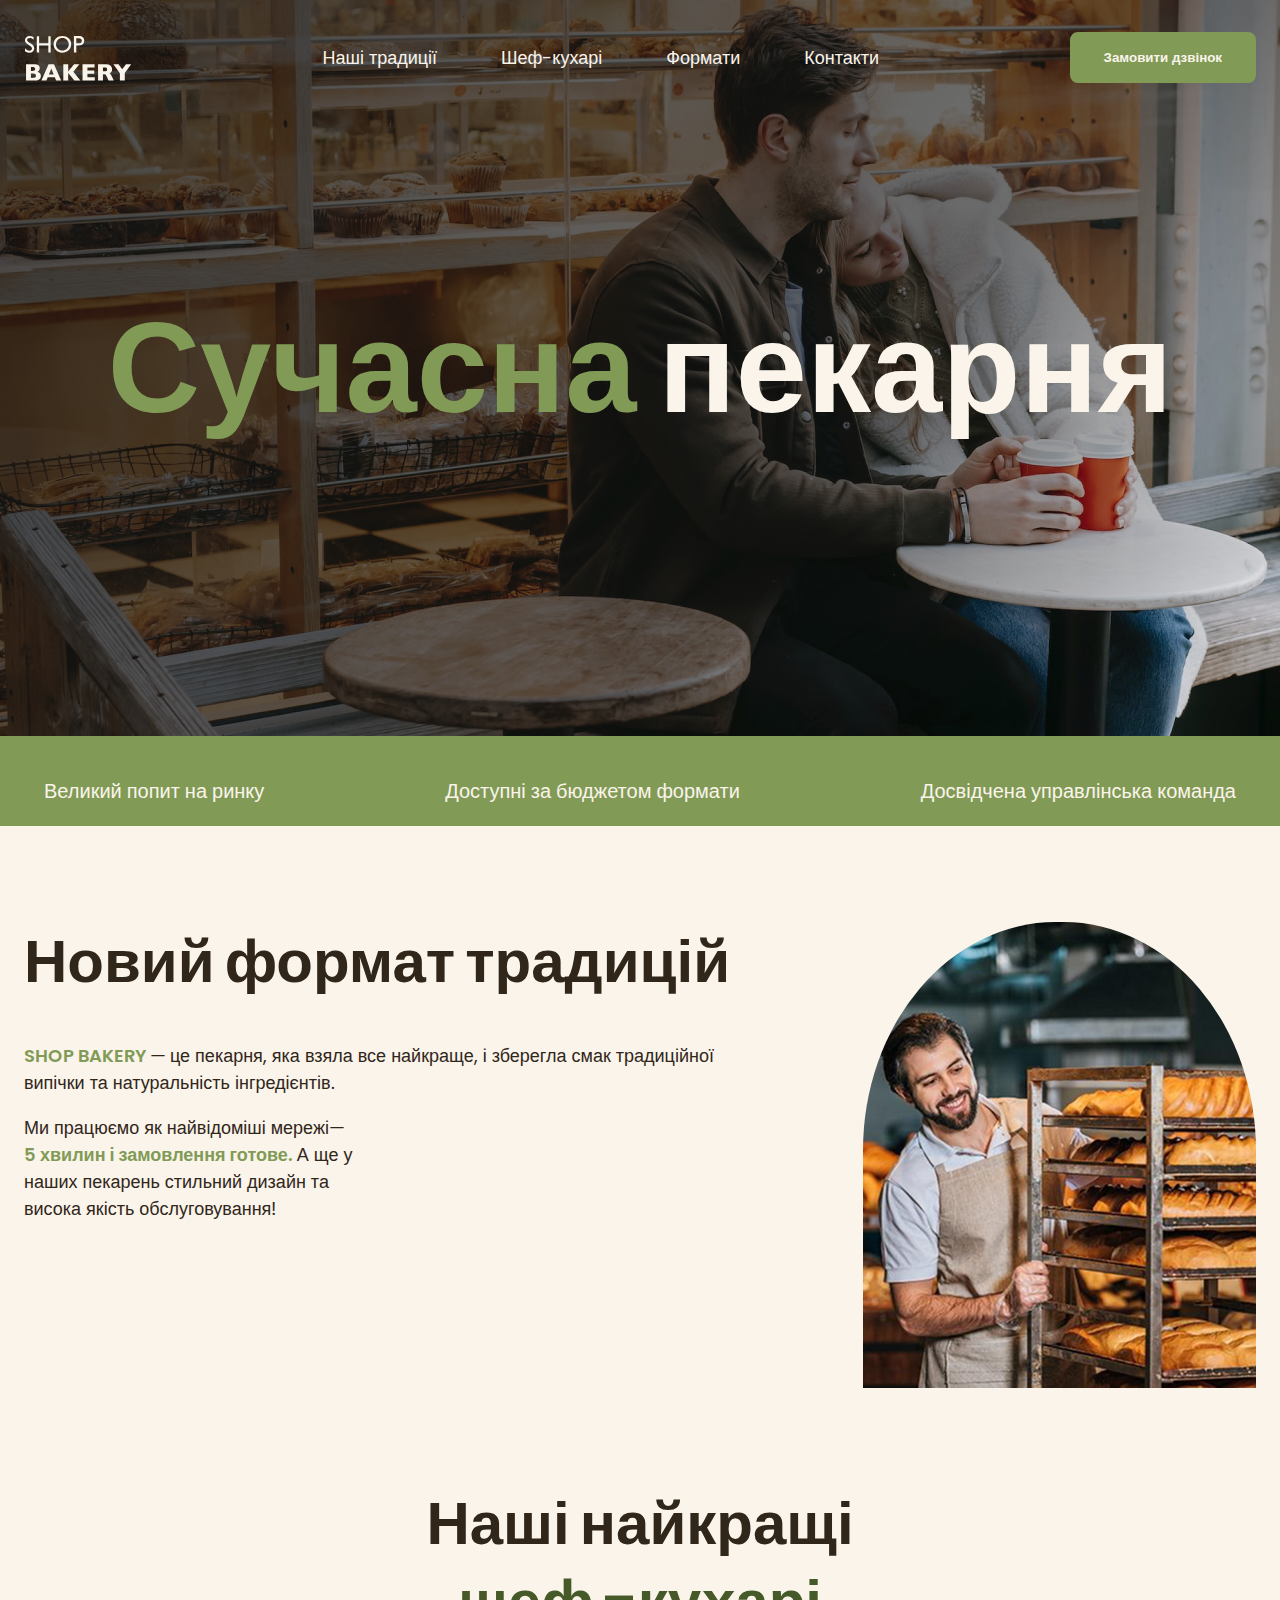
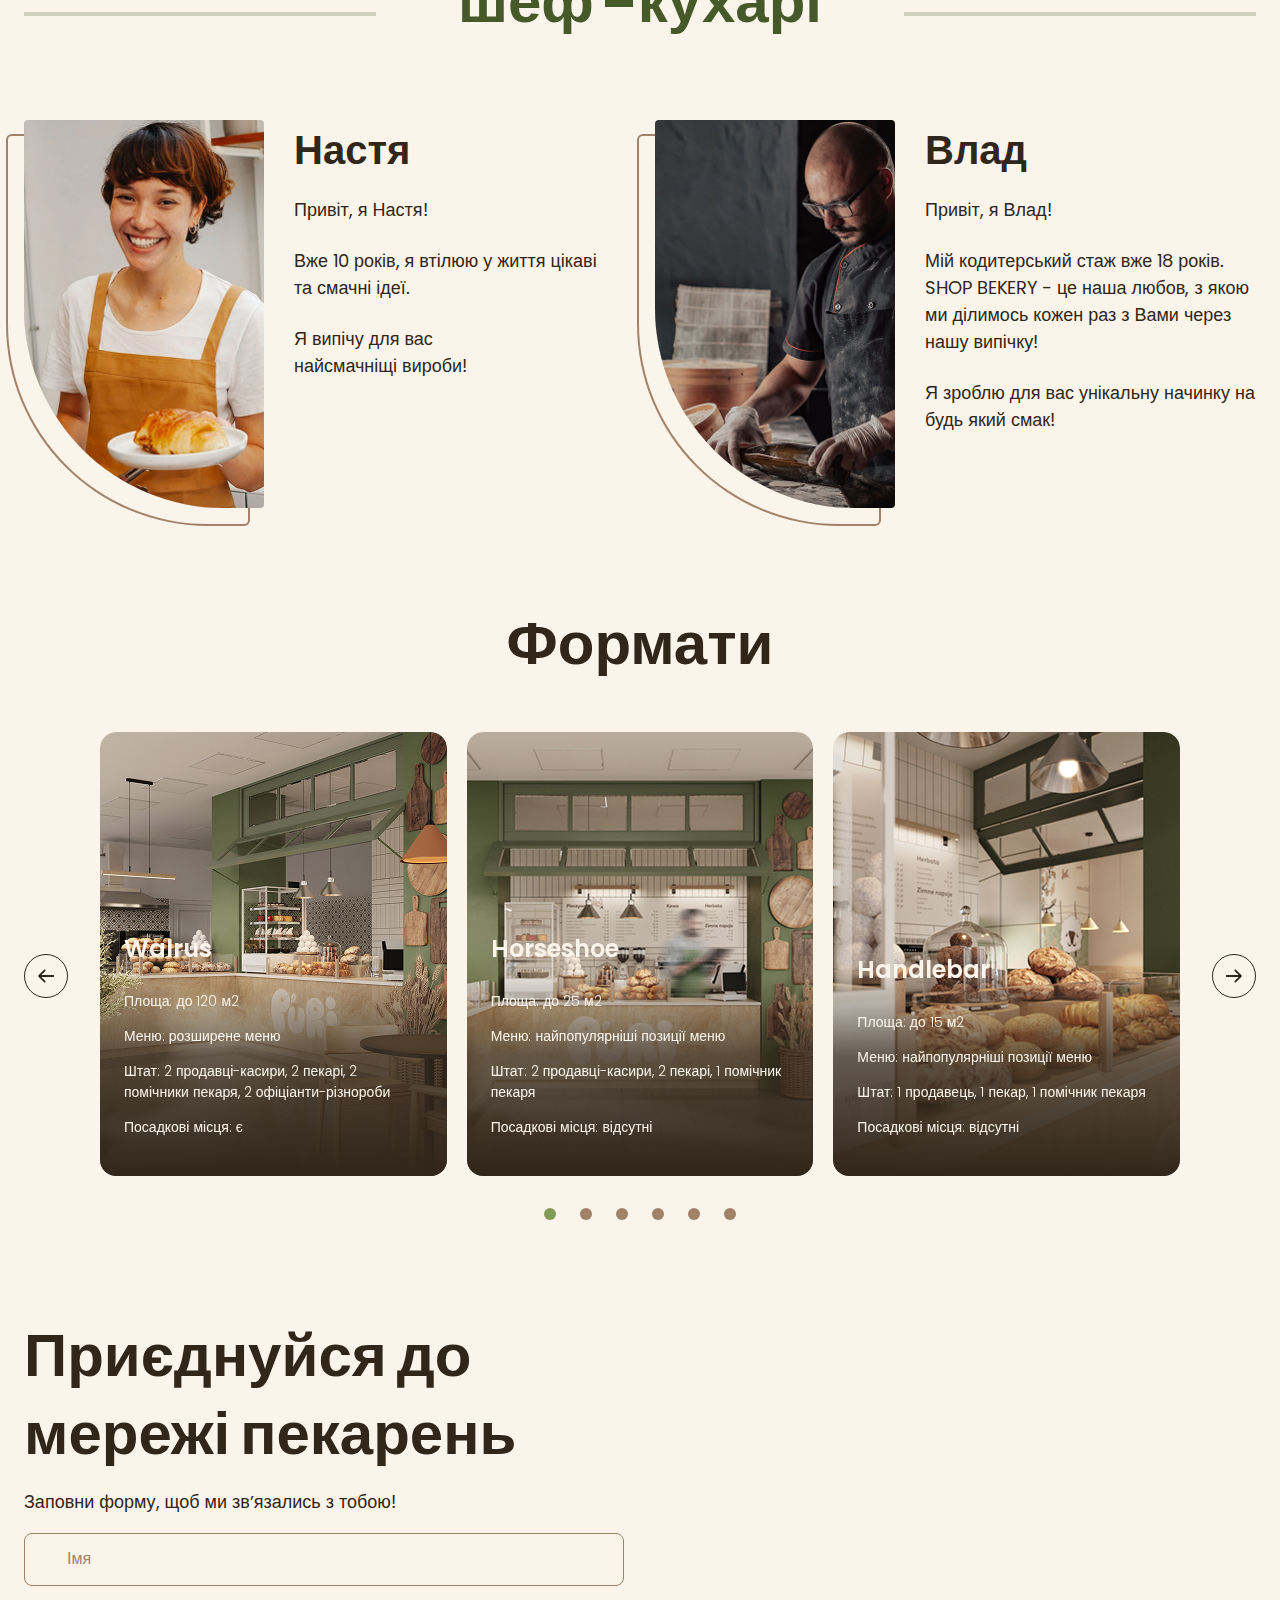
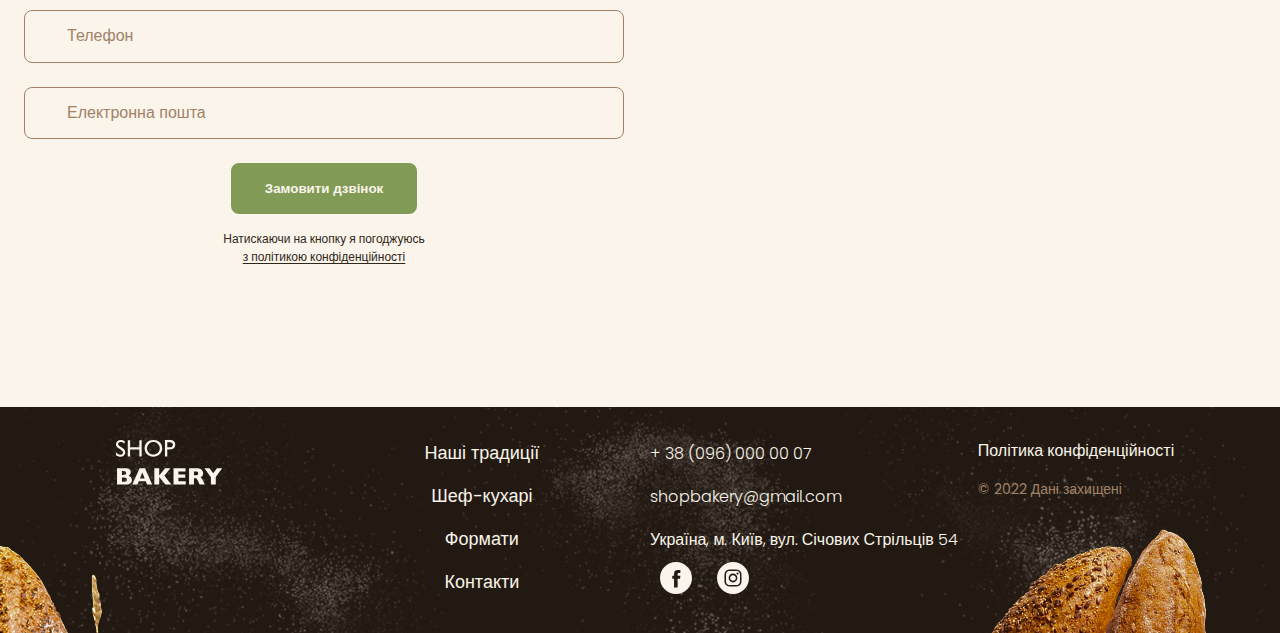
<file: index.html>
<!DOCTYPE html>
<html lang="uk">
  <head>
    <meta charset="UTF-8" />
    <meta name="viewport" content="width=device-width, initial-scale=1.0" />
    <title>Сучасна пекарня</title>
    <!-- fonts-->
    <link rel="preconnect" href="https://fonts.googleapis.com" />
    <link rel="preconnect" href="https://fonts.gstatic.com" crossorigin />
    <link
      href="https://fonts.googleapis.com/css2?family=Poppins:ital,wght@0,100;0,200;0,300;0,400;0,500;0,600;0,700;0,800;0,900;1,100;1,200;1,300;1,400;1,500;1,600;1,700;1,800;1,900&display=swap"
      rel="stylesheet"
    />
    <link rel="stylesheet" href="./css/main.min.css" />
    <link
      rel="stylesheet"
      href="https://cdn.jsdelivr.net/npm/swiper@11/swiper-bundle.min.css"
    />
  </head>
  <body>
    <header class="header">
      <div class="container">
        <div class="header__container">
          <nav class="header__nav">
            <a href="./index.html">
              <img src="./images/logo.svg" alt="логотип пекарні" />
            </a>

            <ul class="header__menu">
              <li>
                <a class="link" href="#tradisions-section">Наші традиції</a>
              </li>
              <li><a class="link" href="#chefs-section">Шеф-кухарі</a></li>
              <li><a class="link" href="#formats-section">Формати</a></li>
              <li><a class="link" href="#contact-section">Контакти</a></li>
            </ul>
          </nav>
          <button class="header__button button modal-btn-open" type="button">
            Замовити дзвінок
          </button>
          <button class="header__burger menu-btn-open" type="button">
            <svg width="24" height="24">
              <use href="./images/icons.svg#icon-menu"></use>
            </svg>
          </button>
          <div class="mobile-menu">
            <button class="mobile-menu__btn-close menu-btn-close" type="button">
              <svg class="modal__btn-close-img" width="32" height="32">
                <use href="./images/icons.svg#icon-close-btn"></use>
              </svg>
            </button>
            <a href="./index.html">
              <img
                class="mobile-menu__logo"
                src="./images/logo-mobile.svg"
                alt="логотип пекарні"
              />
            </a>
            <ul class="mobile-menu__list">
              <li>
                <a class="mobile-menu__link" href="#tradisions-section"
                  >Наші традиції</a
                >
              </li>
              <li>
                <a class="mobile-menu__link" href="#chefs-section"
                  >Шеф-кухарі</a
                >
              </li>
              <li>
                <a class="mobile-menu__link" href="#formats-section">Формати</a>
              </li>
              <li>
                <a class="mobile-menu__link" href="#contact-section"
                  >Контакти</a
                >
              </li>
            </ul>
          </div>
        </div>
      </div>
    </header>
    <main>
      <section class="hero-section">
        <div class="container">
          <h1 class="hero-section__title">
            <span class="text-brand">Сучасна</span> пекарня
          </h1>
          <button
            class="modal-mobile-btn-open hero-section__button button"
            type="button"
          >
            Замовити дзвінок
          </button>
        </div>
      </section>
      <section class="advanteges-section">
        <div class="container">
          <h2 class="visually-hidden">переваги</h2>
          <ul class="advanteges-section__list">
            <li class="advanteges-section__item">Великий попит на ринку</li>
            <li class="advanteges-section__item">
              Доступні за бюджетом формати
            </li>
            <li class="advanteges-section__item">
              Досвідчена управлінська команда
            </li>
          </ul>
        </div>
      </section>
      <section class="tradisions-section section" id="tradisions-section">
        <div class="container">
          <div class="tradisions-section__container">
            <div class="tradisions-section__content">
              <h2 class="tradisions-section__title section__title">
                Новий формат традицій
              </h2>
              <p>
                <span class="text-brand text-bold text-uppercase"
                  >shop bakery
                </span>
                — це пекарня, яка взяла все найкраще, і зберегла смак
                традиційної випічки та натуральність інгредієнтів.
              </p>
              <p
                class="tradisions-section__text tradisions-section__text--limited"
              >
                Ми працюємо як найвідоміші мережі—
                <span class="text-brand text-bold"
                  >5 хвилин і замовлення готове.</span
                >
                А ще у наших пекарень стильний дизайн та висока якість
                обслуговування!
              </p>
            </div>
            <img
              class="tradisions-section__image"
              srcset="./images/pekar.jpg 1x, ./images/pekar@2x.jpg 1x"
              src="./images/pekar.jpg"
              alt="пекар"
            />
          </div>
        </div>
      </section>
      <section class="chefs-section section" id="chefs-section">
        <div class="container">
          <h2
            class="chefs-section__title section__title section__title--centered"
          >
            Наші найкращі <br />
            <span class="text-brand-dark"> шеф -кухарі</span>
          </h2>
          <ul class="chefs-section__list">
            <li class="chefs-section__item">
              <article class="chef-card">
                <img
                  class="chef-card__photo"
                  src="./images/nastya-chef.jpg"
                  alt="nastya photo"
                />
                <div>
                  <h3 class="chef-card__title">Настя</h3>

                  <p class="chef-card__text">Привіт, я Настя!</p>
                  <p class="chef-card__text">
                    Вже 10 років, я втілюю у життя цікаві<br />
                    та смачні ідеї.
                  </p>
                  <p class="chef-card__text">
                    Я випічу для вас<br />
                    найсмачніщі вироби!
                  </p>
                </div>
              </article>
            </li>
            <li class="chefs-section__item">
              <article class="chef-card">
                <img
                  class="chef-card__photo"
                  src="./images/vlad-chef.jpg"
                  alt="vlad photo"
                />
                <div>
                  <h3 class="chef-card__title">Влад</h3>
                  <p class="chef-card__text">Привіт, я Влад!</p>
                  <p class="chef-card__text">
                    Мій кодитерський стаж вже 18 років. SHOP BEKERY - це наша
                    любов, з якою ми ділимось кожен раз з Вами через нашу
                    випічку!
                  </p>
                  <p class="chef-card__text">
                    Я зроблю для вас унікальну начинку на будь який смак!
                  </p>
                </div>
              </article>
            </li>
          </ul>
        </div>
      </section>
      <section class="formats-section section" id="formats-section">
        <div class="container">
          <h2
            class="formats-section__title section__title section__title--centered"
          >
            Формати
          </h2>
          <div class="formats-section__slider">
            <button
              class="formats-section__button carousel-button prev"
              type="button"
            >
              <svg class="carousel-arrow" width="16" height="16">
                <use href="./images/icons.svg#icon-arrow"></use>
              </svg>
            </button>
            <div class="formats-section__container swiper-container">
              <ul class="formats-section__list swiper-wrapper">
                <li class="swiper-slide">
                  <article class="format-card">
                    <img
                      class="format-card__image"
                      src="./images/walrus.jpg"
                      alt="walrus format"
                    />
                    <h3 class="format-card__title" lang="en">Walrus</h3>
                    <div class="format-card__text">
                      <p>Площа: до 120 м2</p>
                      <p>Меню: розширене меню</p>
                      <p>
                        Штат: 2 продавці-касири, 2 пекарі, 2 помічники пекаря, 2
                        офіціанти-різнороби
                      </p>
                      <p>Посадкові місця: є</p>
                    </div>
                  </article>
                </li>
                <li class="swiper-slide">
                  <article class="format-card">
                    <img
                      class="format-card__image"
                      src="./images/Horseshoe.jpg"
                      alt="Horseshoe format"
                    />

                    <h3 class="format-card__title" lang="en">Horseshoe</h3>
                    <div class="format-card__text">
                      <p>Площа: до 25 м2</p>
                      <p>Меню: найпопулярніші позиції меню</p>
                      <p>
                        Штат: 2 продавці-касири, 2 пекарі, 1 помічник пекаря
                      </p>
                      <p>Посадкові місця: відсутні</p>
                    </div>
                  </article>
                </li>
                <li class="swiper-slide">
                  <article class="format-card">
                    <img
                      class="format-card__image"
                      src="./images/Handlebar.jpg"
                      alt="Handlebar format"
                    />
                    <h3 class="format-card__title" lang="en">Handlebar</h3>
                    <div class="format-card__text">
                      <p>Площа: до 15 м2</p>
                      <p>Меню: найпопулярніші позиції меню</p>
                      <p>Штат: 1 продавець, 1 пекар, 1 помічник пекаря</p>
                      <p>Посадкові місця: відсутні</p>
                    </div>
                  </article>
                </li>
                <li class="swiper-slide">
                  <article class="format-card">
                    <img
                      class="format-card__image"
                      src="./images/walrus.jpg"
                      alt="walrus format"
                    />
                    <h3 class="format-card__title" lang="en">Walrus</h3>
                    <div class="format-card__text">
                      <p>Площа: до 120 м2</p>
                      <p>Меню: розширене меню</p>
                      <p>
                        Штат: 2 продавці-касири, 2 пекарі, 2 помічники пекаря, 2
                        офіціанти-різнороби
                      </p>
                      <p>Посадкові місця: є</p>
                    </div>
                  </article>
                </li>
                <li class="swiper-slide">
                  <article class="format-card">
                    <img
                      class="format-card__image"
                      src="./images/Horseshoe.jpg"
                      alt="Horseshoe format"
                    />

                    <h3 class="format-card__title" lang="en">Horseshoe</h3>
                    <div class="format-card__text">
                      <p>Площа: до 25 м2</p>
                      <p>Меню: найпопулярніші позиції меню</p>
                      <p>
                        Штат: 2 продавці-касири, 2 пекарі, 1 помічник пекаря
                      </p>
                      <p>Посадкові місця: відсутні</p>
                    </div>
                  </article>
                </li>
                <li class="swiper-slide">
                  <article class="format-card">
                    <img
                      class="format-card__image"
                      src="./images/Handlebar.jpg"
                      alt="Handlebar format"
                    />
                    <h3 class="format-card__title" lang="en">Handlebar</h3>
                    <div class="format-card__text">
                      <p>Площа: до 15 м2</p>
                      <p>Меню: найпопулярніші позиції меню</p>
                      <p>Штат: 1 продавець, 1 пекар, 1 помічник пекаря</p>
                      <p>Посадкові місця: відсутні</p>
                    </div>
                  </article>
                </li>
              </ul>
              <div class="pagination">
                <span class="pagination__button"></span>
                <span class="pagination__button"></span>
                <span class="pagination__button"></span>
                <span class="pagination__button"></span>
              </div>
            </div>
            <button
              class="formats-section__button carousel-button next"
              type="button"
            >
              <svg class="carousel-arrow" width="16" height="16">
                <use href="./images/icons.svg#icon-arrow"></use>
              </svg>
            </button>
          </div>
        </div>
      </section>
      <section class="contact-section section" id="contact-section">
        <div class="container">
          <div class="contact-section__container">
            <div class="contact-section__form">
              <h2 class="contact-section__title section__title">
                Приєднуйся до мережі пекарень
              </h2>
              <p>Заповни форму, щоб ми звʼязались з тобою!</p>
              <form name="contact-form" autocomplete="off">
                <div class="contact-section__form-field input">
                  <label class="input__label visually-hidden" for="user-name">
                    Iмя</label
                  >
                  <input
                    class="input__control"
                    type="text"
                    id="user-name"
                    name="user-name"
                    placeholder="Iмя"
                  />
                </div>

                <div class="contact-section__form-field">
                  <label class="input__label visually-hidden" for="user-tel"
                    >Телефон</label
                  >
                  <input
                    class="input__control"
                    type="tel"
                    id="user-tel"
                    name="user-tel"
                    placeholder="Телефон"
                  />
                </div>

                <div class="contact-section__form-field">
                  <label class="input__label visually-hidden" for="user-email"
                    >Електронна пошта</label
                  >
                  <input
                    class="input__control"
                    type="email"
                    id="user-email"
                    name="user-email"
                    placeholder="Електронна пошта"
                  />
                </div>
                <button class="contact-section__button button" type="submit">
                  Замовити дзвінок
                </button>
                <p class="form-terms">
                  Натискаючи на кнопку я погоджуюсь
                  <a class="form-terms__link" href="">
                    з політикою конфіденційності</a
                  >
                </p>
              </form>
            </div>
            <iframe
              class="contact-section__map"
              src="https://www.google.com/maps/embed?pb=!1m14!1m8!1m3!1d2536.9625200848823!2d30.514739889200676!3d50.51626418143939!3m2!1i1024!2i768!4f13.1!3m3!1m2!1s0x40d4d30fb86650d7%3A0x305c57c82aa3b1a5!2zVEhSQVNIISDQotCg0JDQqCDQnNCw0YDQutC10YIgU3VwZXI!5e0!3m2!1sru!2sua!4v1738708308529!5m2!1sru!2sua"
              allowfullscreen=""
              loading="lazy"
              referrerpolicy="no-referrer-when-downgrade"
            ></iframe>
          </div>
        </div>
      </section>
    </main>
    <footer class="footer">
      <div class="container">
        <div class="footer__container">
          <nav class="footer__nav">
            <div class="footer__logo">
              <a href="#">
                <img src="./images/logo.svg" alt="логотип пекарні" />
              </a>
            </div>
            <ul class="footer__menu">
              <li>
                <a class="link" href="#tradisions-section">Наші традиції</a>
              </li>
              <li><a class="link" href="#chefs-section">Шеф-кухарі</a></li>
              <li><a class="link" href="#formats-section">Формати</a></li>
              <li><a class="link" href="#contact-section">Контакти</a></li>
            </ul>
          </nav>
          <address class="footer__address">
            <div class="footer__address-contacts">
              <ul class="footer__address-list">
                <li>
                  <a class="footer__adress-link" href="tel:+380960000007"
                    >+ 38 (096) 000 00 07</a
                  >
                </li>
                <li>
                  <a
                    class="footer__adress-link"
                    href="mailto:shopbakery@gmail.com"
                    >shopbakery@gmail.com</a
                  >
                </li>
                <li>
                  <a
                    class="footer__adress-link"
                    href="https://maps.app.goo.gl/Qic5R417GECjRg4D8"
                    target="_blank"
                  >
                    Україна, м. Київ, вул. Січових Стрільців 54</a
                  >
                </li>
              </ul>
              <div class="footer__icons">
                <a
                  href="https://uk-ua.facebook.com/login/device-based/regular/login/?login_attempt=1"
                >
                  <svg class="footer__addres-icon" width="32" height="32">
                    <use href="./images/icons.svg#icon-facebook"></use>
                  </svg>
                </a>

                <a
                  href="https://www.instagram.com/golovatyi_b?igsh=N21mcjJmMW90dG1s"
                >
                  <svg class="footer__addres-icon" width="32" height="32">
                    <use href="./images/icons.svg#icon-instagrsm"></use>
                  </svg>
                </a>
              </div>
            </div>

            <div class="footer__address-info">
              <a class="footer__adress-link" href="#" target="_blank"
                >Політика конфіденційності</a
              >
              <p class="footer__address-copiright">&copy; 2022 Дані захищені</p>
            </div>
          </address>
        </div>
      </div>
    </footer>
    <!--modal-windows -->
    <div class="backdrop is-hidden">
      <!--is-hidden -->
      <div class="modal">
        <button
          class="modal-mobile-btn-close modal__btn-close modal-btn-close"
          type="button"
        >
          <svg class="modal__btn-close-img" width="32" height="32">
            <use href="./images/icons.svg#icon-close-btn"></use>
          </svg>
        </button>

        <h2 class="modal__title">Замовити дзвінок</h2>
        <p>Залишіть заявку та наш спеціаліст зв'яжеться з Вами!</p>
        <form name="contact-form" autocomplete="off">
          <div class="modal__form-field input">
            <label class="input__label visually-hidden" for="user-name">
              Iмя</label
            >
            <input
              class="input__control"
              type="text"
              id="user-name"
              name="user-name"
              placeholder="Iмя"
              required
            />
          </div>

          <div class="modal__form-field input">
            <label class="input__label visually-hidden" for="user-tel"
              >Телефон</label
            >
            <input
              class="input__control"
              type="tel"
              id="user-tel"
              name="user-tel"
              placeholder="Телефон"
              required
              pattern="^\+[0-9]{12}"
            />
          </div>

          <div class="modal__form-field input">
            <label class="input__label visually-hidden" for="user-email"
              >Електронна пошта</label
            >
            <input
              class="input__control"
              type="email"
              id="user-email"
              name="user-email"
              placeholder="Електронна пошта"
              required
            />
          </div>
          <button class="modal__button button" type="submit">
            Замовити дзвінок
          </button>
          <p class="form-terms">
            Натискаючи на кнопку я погоджуюсь
            <a class="form-terms__link" href="">з політикою конфіденційності</a>
          </p>
        </form>
      </div>
    </div>
    <script src="https://cdn.jsdelivr.net/npm/swiper@11/swiper-bundle.min.js"></script>
    <script src="./js/formats-slider.js"></script>
    <script src="./js/modal.js"></script>
    <script src="./js/mobile-menu.js"></script>
  </body>
</html>
</file>
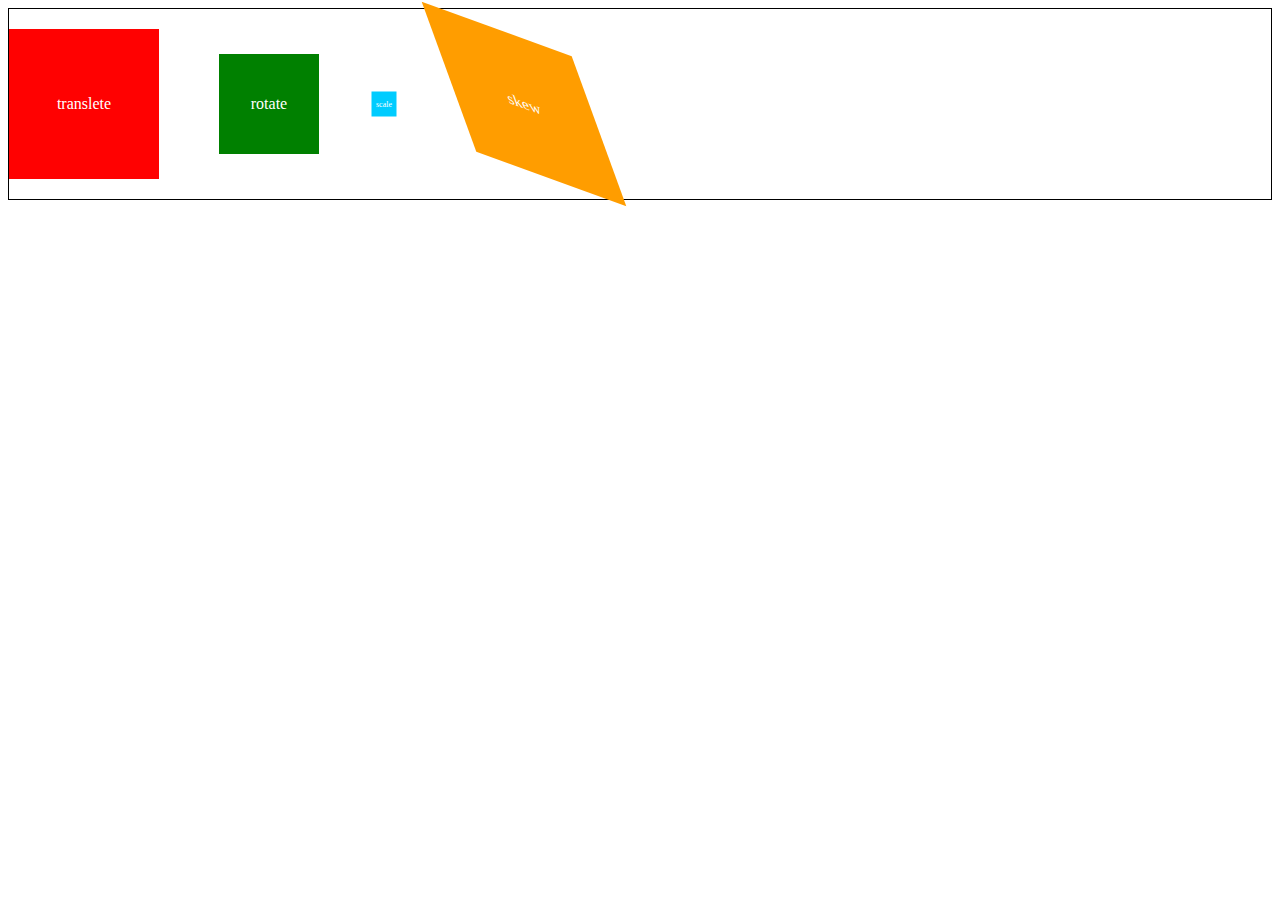
<file: test.html>
<!DOCTYPE html>
<html lang="en">
  <head>
    <meta charset="UTF-8" />
    <meta name="viewport" content="width=device-width, initial-scale=1.0" />
    <title>Document</title>
    <link rel="stylesheet" href="./test.css" />
  </head>
  <body>
    <div class="parent">
      <div class="item red">translete</div>
      <div class="item green">rotate</div>
      <div class="item blue">scale</div>
      <div class="item orange">skew</div>
    </div>
  </body>
</html>
</file>
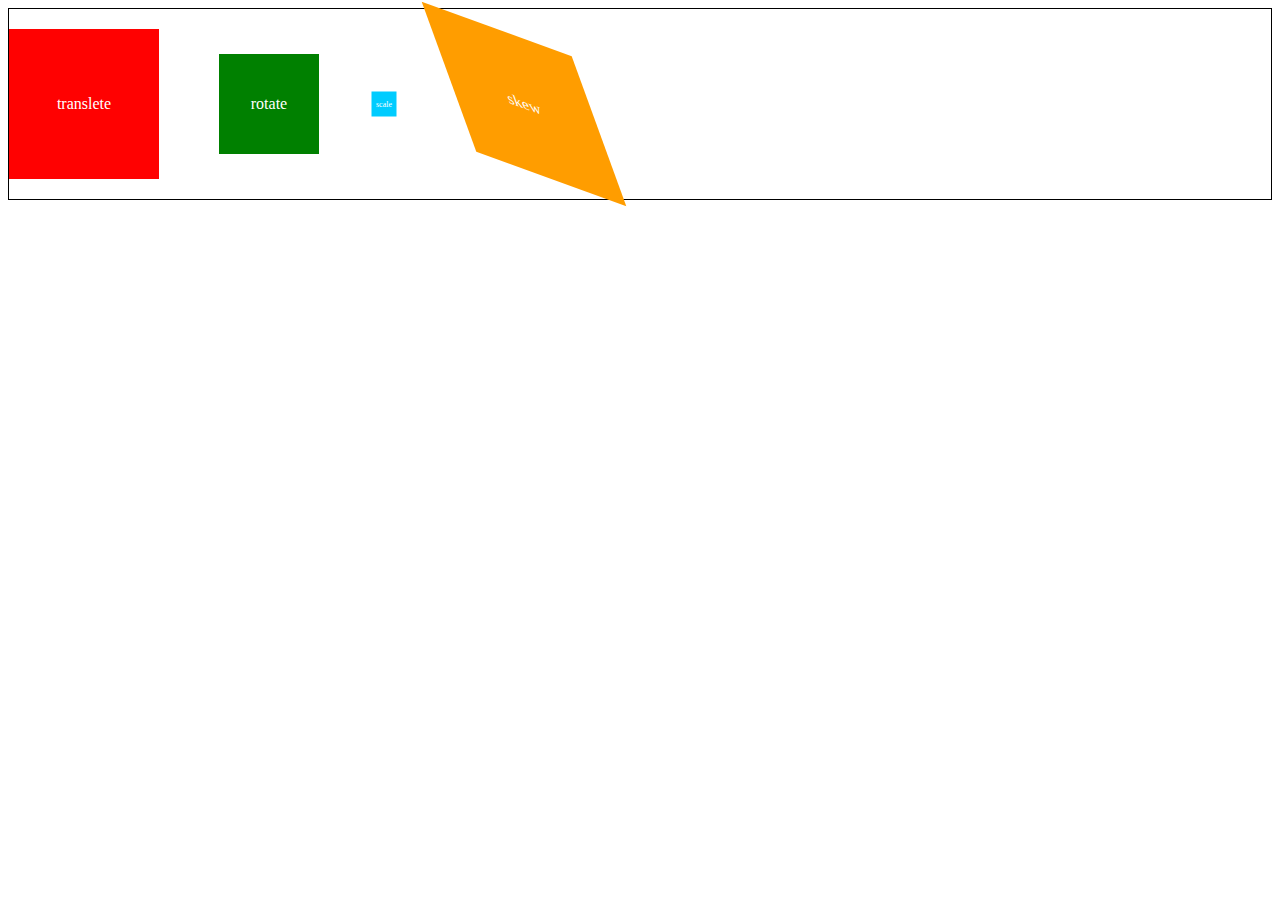
<file: test/test.html>
<!DOCTYPE html>
<html lang="en">
  <head>
    <meta charset="UTF-8" />
    <meta name="viewport" content="width=device-width, initial-scale=1.0" />
    <title>Document</title>
    <link rel="stylesheet" href="../test/test.css" />
  </head>
  <body>
    <div class="parent">
      <div class="item red">translete</div>
      <div class="item green">rotate</div>
      <div class="item blue">scale</div>
      <div class="item orange">skew</div>
    </div>
  </body>
</html>
</file>
<file: test.css>
* {
  box-sizing: border-box;
}

.parent {
  display: flex;
  align-items: center;
  gap: 40px;
  grid-area: 40px;
  border: 1px solid black;
  padding: 20px;
}
.item {
  display: flex;
  align-items: center;
  justify-content: center;
  color: white;
}

.item.red {
  width: 150px;
  height: 150px;
  background-color: rgb(255, 1, 1);
  transform: translateX(-20px);
  transition-property: background-color;
  transition-duration: 1s;
  transition-timing-function: cubic-bezier(0.075, 0.82, 0.165, 1);
}
.item.red:hover {
  background-color: pink;
}

.item.green {
  width: 100px;
  height: 100px;
  background-color: green;
  animation-name: spin;
  /*animation-duration: 1s;
  animation-iteration-count: infinite;
  animation-timing-function: linear;*/
  animation: spin 1s infinite linear;
}

@keyframes spin {
  0% {
    transform: rotate(0);
  }

  100% {
    transform: rotate(360deg);
  }
}

.item.blue {
  width: 50px;
  height: 50px;
  background-color: rgb(0, 204, 255);
  transform: scale(0.5);
}

.item.orange {
  width: 150px;
  height: 150px;
  background-color: rgb(255, 157, 0);
  transform: skew(20deg, 20deg);
}
</file>
<file: test/test.css>
* {
  box-sizing: border-box;
}

.parent {
  display: flex;
  align-items: center;
  gap: 40px;
  grid-area: 40px;
  border: 1px solid black;
  padding: 20px;
}
.item {
  display: flex;
  align-items: center;
  justify-content: center;
  color: white;
}

.item.red {
  width: 150px;
  height: 150px;
  background-color: rgb(255, 1, 1);
  transform: translateX(-20px);
  transition-property: background-color;
  transition-duration: 1s;
  transition-timing-function: cubic-bezier(0.075, 0.82, 0.165, 1);
}
.item.red:hover {
  background-color: pink;
}

.item.green {
  width: 100px;
  height: 100px;
  background-color: green;
  animation-name: spin;
  /*animation-duration: 1s;
  animation-iteration-count: infinite;
  animation-timing-function: linear;*/
  animation: spin 1s infinite linear;
}

@keyframes spin {
  0% {
    transform: rotate(0);
  }

  100% {
    transform: rotate(360deg);
  }
}

.item.blue {
  width: 50px;
  height: 50px;
  background-color: rgb(0, 204, 255);
  transform: scale(0.5);
}

.item.orange {
  width: 150px;
  height: 150px;
  background-color: rgb(255, 157, 0);
  transform: skew(20deg, 20deg);
}
</file>
<file: css/main.min.css>
@font-face{font-display:swap;font-family:"Poppins";font-weight:200;src:url("../fonts/poppins-v22-latin-200.woff2") format("woff2")}@font-face{font-display:swap;font-family:"Poppins";font-weight:300;src:url("../fonts/poppins-v22-latin-300.woff2") format("woff2")}@font-face{font-display:swap;font-family:"Poppins";font-weight:400;src:url("../fonts/poppins-v22-latin-regular.woff2") format("woff2")}@font-face{font-display:swap;font-family:"Poppins";font-weight:600;src:url("../fonts/poppins-v22-latin-600.woff2") format("woff2")}@font-face{font-display:swap;font-family:"Poppins";font-weight:800;src:url("../fonts/poppins-v22-latin-800.woff2") format("woff2")}@font-face{font-display:swap;font-family:"Poppins";font-weight:900;src:url("../fonts/poppins-v22-latin-900.woff2") format("woff2")}:root{--color-primary-dark: #31261a;--color-primary-light: #faf4ea;--color-secondary-dark: #a18268;--color-brandt-dark: #465929;--color-brandt-normal: #819b57;--color-brand-light: #cfcfbc}body{font-family:Poppins,sans-serif;color:var(--color-primary-dark);font-size:16px;font-weight:300;line-height:1.5;margin:0;background-color:var(--color-primary-light)}@media screen and (min-width: 768px){body{font-size:18px;font-weight:400}}h1,h2,h3,h4,h5,h6,p{margin-top:0}img{display:block;max-width:100%;height:auto;-o-object-fit:cover;object-fit:cover}a{display:inline-block}address{font-style:normal}ul{list-style-type:none;padding:0;margin:0}*,*::after,*::before{-webkit-box-sizing:border-box;box-sizing:border-box}.visually-hidden{position:absolute;left:-10000px;top:auto;width:1px;height:1px;overflow:hidden}.text-brand{color:var(--color-brandt-normal)}.text-brand-dark{color:var(--color-brandt-dark)}.text-bold{font-weight:600}.text-uppercase{text-transform:uppercase}.chef-card{display:-webkit-box;display:-ms-flexbox;display:flex;gap:16px;-webkit-box-align:start;-ms-flex-align:start;align-items:flex-start}@media screen and (min-width: 1280px){.chef-card{gap:30px}}.chef-card__photo{width:140px;border-radius:4px 4px 4px 200px;-webkit-box-shadow:-8px 8px 0 0 var(--color-primary-light),-8px 8px 0 2px var(--color-secondary-dark);box-shadow:-8px 8px 0 0 var(--color-primary-light),-8px 8px 0 2px var(--color-secondary-dark)}@media screen and (min-width: 1280px){.chef-card__photo{width:240px;-webkit-box-shadow:-16px 16px 0 0 var(--color-primary-light),-16px 16px 0 2px var(--color-secondary-dark);box-shadow:-16px 16px 0 0 var(--color-primary-light),-16px 16px 0 2px var(--color-secondary-dark)}}.chef-card__title{font-size:24px;font-weight:600;margin-bottom:16px}@media screen and (min-width: 768px){.chef-card__title{font-size:40px}}.chef-card__text{font-size:14px;margin-bottom:24px}.chef-card__text:last-child{margin-bottom:0}@media screen and (min-width: 768px){.chef-card__text{font-size:18px}}.button{display:block;color:var(--color-primary-light);background-color:var(--color-brandt-normal);border:2px solid var(--color-brandt-normal);border-radius:8px;padding:16px 32px;cursor:pointer;font-weight:600}.button:hover{background-color:rgba(0,0,0,0);color:var(--color-brandt-dark)}.link{text-decoration:none;color:var(--color-primary-light);-webkit-transition:color .3s;transition:color .3s}.link:hover{color:var(--color-brandt-normal)}.carousel-button{-ms-flex-negative:0;flex-shrink:0;cursor:pointer;display:-webkit-box;display:-ms-flexbox;display:flex;-webkit-box-align:center;-ms-flex-align:center;align-items:center;-webkit-box-pack:center;-ms-flex-pack:center;justify-content:center;padding:0;width:44px;height:44px;border-radius:50%;background-color:rgba(0,0,0,0);border:1px solid var(--color-primary-dark);fill:var(--color-primary-dark)}.carousel-button:hover{background-color:var(--color-primary-dark);fill:var(--color-primary-light)}.carousel-button.next{-webkit-transform:rotate(180deg);transform:rotate(180deg)}.format-card{position:relative;display:-webkit-box;display:-ms-flexbox;display:flex;-webkit-box-orient:vertical;-webkit-box-direction:normal;-ms-flex-direction:column;flex-direction:column;-webkit-box-pack:end;-ms-flex-pack:end;justify-content:flex-end;padding:24px;height:444px;background-image:-webkit-gradient(linear, left top, left bottom, color-stop(55.21%, rgba(49, 38, 26, 0)), color-stop(72.92%, rgba(49, 38, 26, 0.71)), to(var(--color-primary-dark)));background-image:linear-gradient(180deg, rgba(49, 38, 26, 0) 55.21%, rgba(49, 38, 26, 0.71) 72.92%, var(--color-primary-dark) 100%);border-radius:16px;overflow:hidden}.format-card__image{position:absolute;border-radius:16px;top:0;left:0;width:100%;height:100%;z-index:-1}.format-card__title{font-size:24px;font-weight:600;color:var(--color-primary-light)}.format-card__text{font-size:14px;font-weight:300;color:var(--color-primary-light)}.input{position:relative}.input__label{position:absolute;top:16px;left:16px}.input__control{padding:8px 24px;width:100%;border:1px solid var(--color-secondary-dark);border-radius:8px;background-color:rgba(0,0,0,0);font-size:16px;line-height:1.17;color:var(--color-primary-dark)}@media screen and (min-width: 768px){.input__control{padding:16px 42px}}.input__control:focus{border-color:var(--color-brandt-normal);outline:none}.input__control::-webkit-input-placeholder{color:var(--color-secondary-dark);font-size:16px;line-height:1.17}.input__control::-moz-placeholder{color:var(--color-secondary-dark);font-size:16px;line-height:1.17}.input__control:-ms-input-placeholder{color:var(--color-secondary-dark);font-size:16px;line-height:1.17}.input__control::-ms-input-placeholder{color:var(--color-secondary-dark);font-size:16px;line-height:1.17}.input__control::placeholder{color:var(--color-secondary-dark);font-size:16px;line-height:1.17}.input__control:focus::-webkit-input-placeholder{color:var(--color-primary-dark)}.input__control:focus::-moz-placeholder{color:var(--color-primary-dark)}.input__control:focus:-ms-input-placeholder{color:var(--color-primary-dark)}.input__control:focus::-ms-input-placeholder{color:var(--color-primary-dark)}.input__control:focus::placeholder{color:var(--color-primary-dark)}.pagination{display:-webkit-box;display:-ms-flexbox;display:flex;-webkit-box-align:center;-ms-flex-align:center;align-items:center;gap:24px;-webkit-box-pack:center;-ms-flex-pack:center;justify-content:center}.pagination__button{width:12px;height:12px;border-radius:50%;background-color:var(--color-secondary-dark);padding:0}.pagination__button--active{background-color:var(--color-brandt-normal)}.header{position:absolute;top:0;left:0;width:100%;padding-top:16px}@media screen and (min-width: 1280px){.header{padding-top:32px}}.header__container{display:-webkit-box;display:-ms-flexbox;display:flex;-webkit-box-align:center;-ms-flex-align:center;align-items:center;gap:40px}.header__nav{-webkit-box-flex:1;-ms-flex-positive:1;flex-grow:1;display:-webkit-box;display:-ms-flexbox;display:flex;-webkit-box-align:center;-ms-flex-align:center;align-items:center;gap:40px}.header__menu{display:none}@media screen and (min-width: 1280px){.header__menu{display:-webkit-box;display:-ms-flexbox;display:flex;gap:64px;-webkit-box-flex:1;-ms-flex-positive:1;flex-grow:1;-webkit-box-pack:center;-ms-flex-pack:center;justify-content:center}}.header__button{display:none}@media screen and (min-width: 1280px){.header__button{display:block}}.header__burger{background-color:rgba(0,0,0,0);border:none;fill:var(--color-primary-light);height:24px;width:24px;padding:0}@media screen and (min-width: 1280px){.header__burger{display:none}}.hero-section{padding:124px 0;background-image:linear-gradient(127deg, rgba(18, 18, 17, 0.78) 0%, rgba(18, 18, 17, 0.6) 63.89%, rgba(18, 18, 17, 0) 100%),url("../images/hero-section-fon.jpg");background-repeat:no-repeat;background-position:center top;background-size:cover}@media screen and (min-width: 1280px){.hero-section{padding:272px 0}}@media screen and (min-device-pixel-ratio: 2),(-webkit-min-device-pixel-ratio: 2),(min-resolution: 192dpi),(min-resolution: 2dppx){.hero-section{background-image:linear-gradient(127deg, rgba(18, 18, 17, 0.78) 0%, rgba(18, 18, 17, 0.6) 63.89%, rgba(18, 18, 17, 0) 100%),url("../images/hero-section-fon@2x.jpg")}}.hero-section__title{margin-bottom:48px;color:var(--color-primary-light);text-align:center;font-size:67px;line-height:1;font-weight:900}@media screen and (min-width: 1280px){.hero-section__title{font-size:128px;line-height:1.5;margin-bottom:0}}.hero-section__button{margin:0% auto}@media screen and (min-width: 1280px){.hero-section__button{display:none}}.advanteges-section{padding:40px 20px 20px 20px}@media screen and (min-width: 768px){.advanteges-section{background-color:var(--color-brandt-normal)}}.advanteges-section__list{padding:24px 40px;display:-webkit-box;display:-ms-flexbox;display:flex;-webkit-box-orient:vertical;-webkit-box-direction:normal;-ms-flex-direction:column;flex-direction:column;gap:16px;background-color:var(--color-brand-light);border-radius:24px}@media screen and (min-width: 768px){.advanteges-section__list{padding:0;-webkit-box-orient:horizontal;-webkit-box-direction:normal;-ms-flex-direction:row;flex-direction:row;-webkit-box-pack:justify;-ms-flex-pack:justify;justify-content:space-between;gap:40px;background-color:rgba(0,0,0,0);border-radius:0}}.advanteges-section__item{font-size:14px;font-weight:300}@media screen and (min-width: 768px){.advanteges-section__item{color:var(--color-primary-light);font-size:20px}}.chefs-section__title{position:relative;margin:0 auto 20px}@media screen and (min-width: 1280px){.chefs-section__title{margin:0 auto 80px}}.chefs-section__title::before,.chefs-section__title::after{display:none;width:352px;border:2px solid var(--color-brand-light);content:"";position:absolute;bottom:24px}@media screen and (min-width: 1280px){.chefs-section__title::before,.chefs-section__title::after{display:block}}.chefs-section__title::before{left:0}.chefs-section__title::after{right:0}.chefs-section__list{display:-webkit-box;display:-ms-flexbox;display:flex;-webkit-box-orient:vertical;-webkit-box-direction:normal;-ms-flex-direction:column;flex-direction:column;gap:20px;-ms-flex-wrap:wrap;flex-wrap:wrap}@media screen and (min-width: 768px){.chefs-section__list{gap:40px 30px;-webkit-box-orient:horizontal;-webkit-box-direction:normal;-ms-flex-direction:row;flex-direction:row}}@media screen and (min-width: 768px){.chefs-section__item{-ms-flex-preferred-size:calc((100% - 30px)/2);flex-basis:calc((100% - 30px)/2)}}.formats-section__slider{display:-webkit-box;display:-ms-flexbox;display:flex;gap:32px;-webkit-box-align:center;-ms-flex-align:center;align-items:center}.formats-section__container{overflow:hidden}.formats-section__list{margin-bottom:32px}.formats-section__button{display:none}@media screen and (min-width: 768px){.formats-section__button{display:-webkit-box;display:-ms-flexbox;display:flex}}.contact-section{padding-bottom:0 !important}@media screen and (min-width: 768px){.contact-section{padding-bottom:96px !important}}.contact-section__container{display:-webkit-box;display:-ms-flexbox;display:flex;gap:24px;-webkit-box-orient:vertical;-webkit-box-direction:normal;-ms-flex-direction:column;flex-direction:column}@media screen and (min-width: 768px){.contact-section__container{-webkit-box-orient:horizontal;-webkit-box-direction:normal;-ms-flex-direction:row;flex-direction:row;gap:32px}}.contact-section__title{margin-bottom:16px}.contact-section__form-field{margin-bottom:24px}.contact-section__button{margin:0 auto 16px;display:block}.contact-section__map{margin:0 -24px;height:176px;-ms-flex-negative:0;flex-shrink:0;border:none;border-radius:0}@media screen and (min-width: 768px){.contact-section__map{margin:auto;width:320px;height:500px;border-radius:16px}}@media screen and (min-width: 1280px){.contact-section__map{width:600px;height:595px}}.footer{padding:32px 0;background-image:url("../images/footer-fon.png");background-color:var(--color-primary-dark);background-repeat:no-repeat;background-size:cover;background-position:center;position:relative}.footer::before,.footer::after{position:absolute;background-repeat:no-repeat;bottom:0;content:"";-o-object-fit:contain;object-fit:contain}.footer::before{background-image:url("../images/decor-bread-small-mobile.png");height:206px;width:85px;bottom:200px}@media screen and (min-width: 768px){.footer::before{background-image:url("../images/decor-bread-small.png");height:120px;width:180px;left:0;bottom:0}}.footer::after{background-image:url("../images/decor-bread-large-mobile.png");width:102px;height:91px;right:0;bottom:0}@media screen and (min-width: 768px){.footer::after{background-image:url("../images/decor-bread-large.png");height:187px;width:380px}}.footer__container{position:relative;z-index:2;display:-webkit-box;display:-ms-flexbox;display:flex;-webkit-box-orient:vertical;-webkit-box-direction:normal;-ms-flex-direction:column;flex-direction:column;gap:20px}@media screen and (min-width: 768px){.footer__container{-webkit-box-orient:horizontal;-webkit-box-direction:normal;-ms-flex-direction:row;flex-direction:row}}.footer__nav,.footer__address{text-align:center;display:-webkit-box;display:-ms-flexbox;display:flex;-webkit-box-orient:vertical;-webkit-box-direction:normal;-ms-flex-direction:column;flex-direction:column;gap:20px}@media screen and (min-width: 768px){.footer__nav,.footer__address{-webkit-box-orient:horizontal;-webkit-box-direction:normal;-ms-flex-direction:row;flex-direction:row;-ms-flex-preferred-size:50%;flex-basis:50%;text-align:left}}.footer__logo,.footer__menu{-webkit-box-align:center;-ms-flex-align:center;align-items:center}@media screen and (min-width: 768px){.footer__logo,.footer__menu{-webkit-box-flex:1;-ms-flex-positive:1;flex-grow:1;display:-webkit-box;display:-ms-flexbox;display:flex;-webkit-box-orient:vertical;-webkit-box-direction:normal;-ms-flex-direction:column;flex-direction:column;gap:16px}}.footer__address-list,.footer__address-info{-webkit-box-flex:1;-ms-flex-positive:1;flex-grow:1;gap:16px;display:-webkit-box;display:-ms-flexbox;display:flex;-webkit-box-orient:vertical;-webkit-box-direction:normal;-ms-flex-direction:column;flex-direction:column}.footer__adress-link{font-size:16px;font-weight:300;color:var(--color-primary-light);text-decoration:none}.footer__adress-link:hover{color:var(--color-brandt-normal)}.footer__addres-icon{fill:var(--color-primary-light);margin:10px 10px 0px 10px}.footer__addres-icon:hover{fill:var(--color-brandt-normal)}.footer__address-copiright{font-size:14px;color:var(--color-secondary-dark)}.form-terms{font-size:12px;line-height:1.5;font-weight:500;text-align:center;max-width:210px;margin:0 auto}.form-terms__link{color:var(--color-primary-dark);text-underline-offset:2px}.backdrop{z-index:1;position:fixed;top:0;left:0;bottom:0;right:0;display:-webkit-box;display:-ms-flexbox;display:flex;-webkit-box-align:center;-ms-flex-align:center;align-items:center;-webkit-box-pack:center;-ms-flex-pack:center;justify-content:center;background-color:rgba(0,0,0,.6);padding:20px;-webkit-transition:opacity .3s,visibility .3s;transition:opacity .3s,visibility .3s}.backdrop.is-hidden{opacity:0;visibility:hidden;pointer-events:none}.modal{overflow:hidden;position:relative;height:100%;max-height:880px;width:100%;max-width:880px;background-color:var(--color-primary-light);border-radius:32px;padding:48px;overflow-y:auto;text-align:center}@media screen and (min-width: 768px){.modal{padding:128px}}.modal::after{position:absolute;background-repeat:no-repeat;bottom:20px;content:"";background-image:url("../images/model-bread.png");width:151px;height:233px;right:20px}.modal::before{position:absolute;background-repeat:no-repeat;bottom:20px;content:"";background-image:url("../images/text-spin.png");height:160px;width:160px;right:20px;-webkit-animation-name:spin;animation-name:spin;-webkit-animation:spin 10s infinite linear;animation:spin 10s infinite linear}@-webkit-keyframes spin{0%{-webkit-transform:rotate(0);transform:rotate(0)}100%{-webkit-transform:rotate(360deg);transform:rotate(360deg)}}@keyframes spin{0%{-webkit-transform:rotate(0);transform:rotate(0)}100%{-webkit-transform:rotate(360deg);transform:rotate(360deg)}}.modal__title{font-weight:900;font-size:60px;margin-bottom:0}.modal__btn-close-img{fill:rgba(0,0,0,0);stroke:var(--color-primary-dark);height:16px;width:16px}.modal__btn-close{position:absolute;right:40px;top:40px;border:0;background-color:rgba(0,0,0,0)}.modal__form-field{margin-bottom:32px}.modal__button{display:block;margin:0 auto;margin-bottom:24px}.section{padding:20px 0}@media screen and (min-width: 1280px){.section{padding:48px 0}}.section__title{font-size:32px;font-weight:900;line-height:1.5}@media screen and (min-width: 768px){.section__title{font-size:60px;line-height:1.3}}.section__title--centered{text-align:center}.mobile-menu{z-index:4;padding:16px 24px;position:fixed;top:0;left:0;width:100%;height:100%;background-color:var(--color-primary-light);-webkit-transform:translateX(100%);transform:translateX(100%);-webkit-transition:-webkit-transform .5s;transition:-webkit-transform .5s;transition:transform .5s;transition:transform .5s, -webkit-transform .5s}.mobile-menu.is-open{-webkit-transform:translateX(0);transform:translateX(0)}.mobile-menu__btn-close{position:absolute;right:40px;top:40px;border:0;background-color:rgba(0,0,0,0)}.mobile-menu__btn-close{position:absolute;top:16px;right:24px}.mobile-menu__link{color:var(--color-primary-dark);text-decoration:none}.mobile-menu__link:hover{color:var(--color-brandt-dark);font-weight:600}.mobile-menu__logo{margin-bottom:32px}.mobile-menu__list{display:-webkit-box;display:-ms-flexbox;display:flex;-webkit-box-orient:vertical;-webkit-box-direction:normal;-ms-flex-direction:column;flex-direction:column;gap:16px}.container{width:100%;max-width:1288px;margin:0 auto;padding:0 24px}.tradisions-section{padding-top:20px}@media screen and (min-width: 768px){.tradisions-section{padding-top:96px}}.tradisions-section__container{display:-webkit-box;display:-ms-flexbox;display:flex;-webkit-box-align:start;-ms-flex-align:start;align-items:flex-start;gap:40px;-webkit-box-pack:justify;-ms-flex-pack:justify;justify-content:space-between}.tradisions-section__content{max-width:710px}.tradisions-section__title{margin-bottom:24px}@media screen and (min-width: 768px){.tradisions-section__title{margin-bottom:42px}}.tradisions-section__text--limited{max-width:330px}.tradisions-section__image{border-radius:49% 49% 0px 0px;display:none}@media screen and (min-width: 768px){.tradisions-section__image{display:block}}/*# sourceMappingURL=main.min.css.map */
</file>
